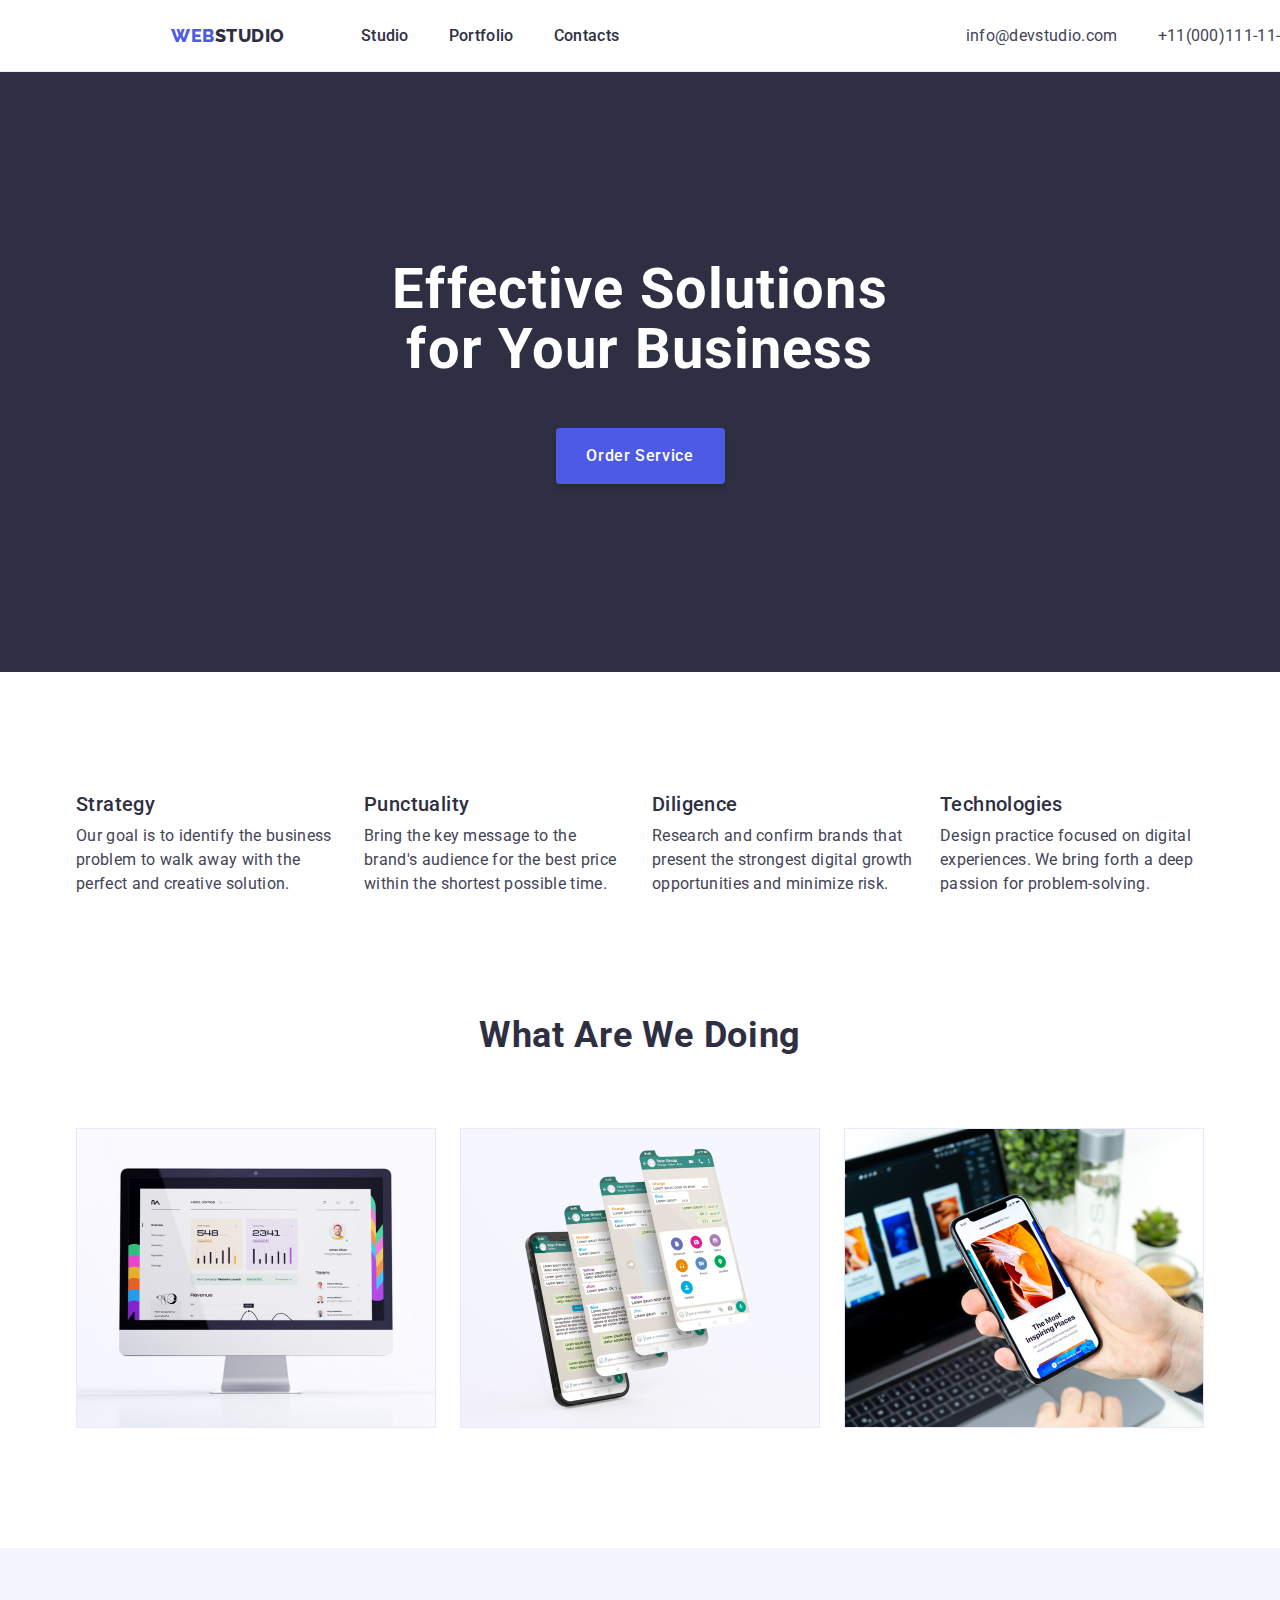
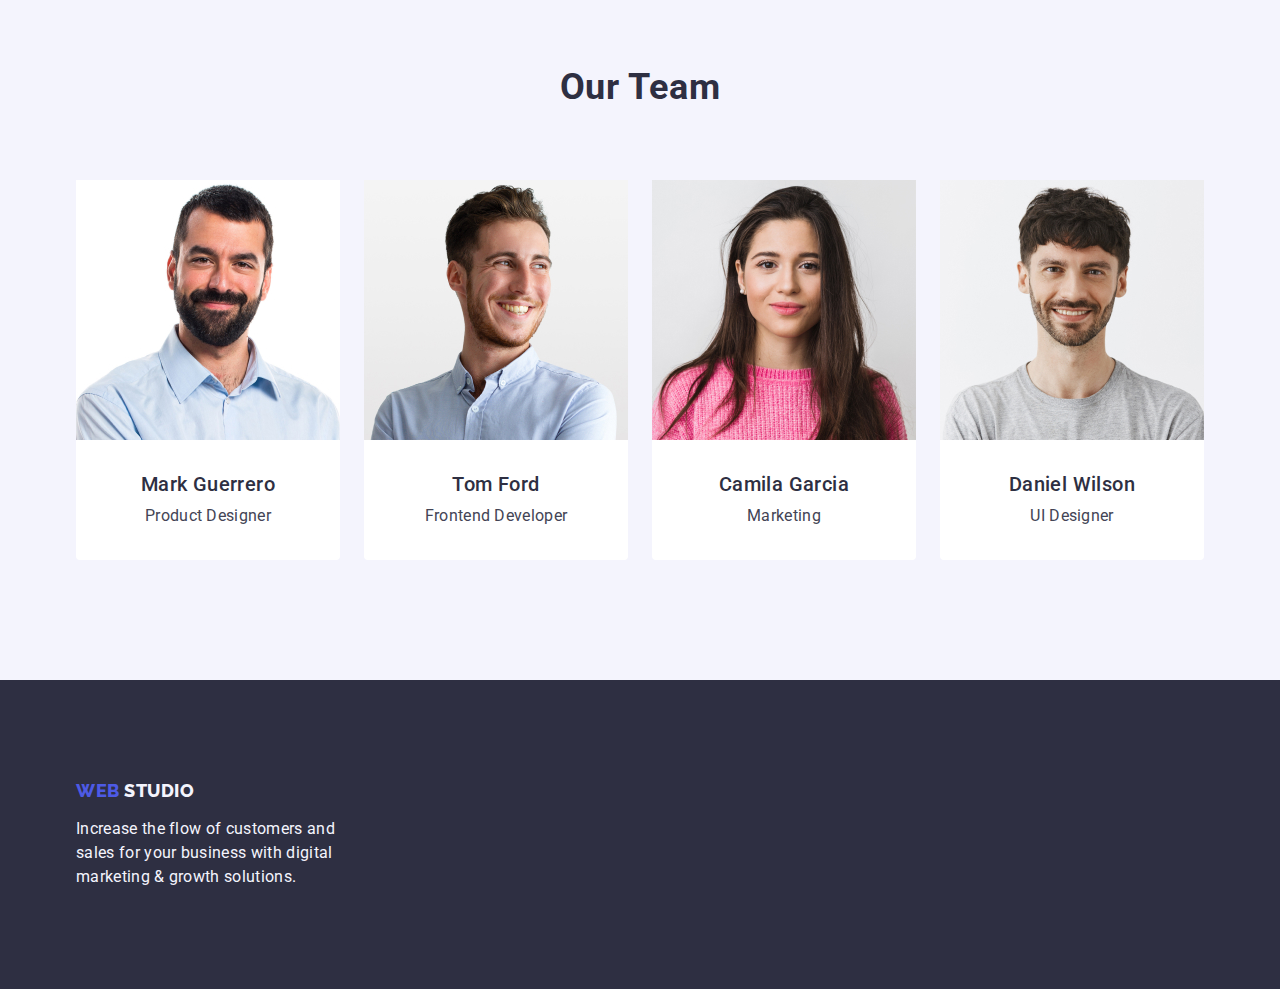
<file: index.html>
<!DOCTYPE html>
<html lang="en">

<head>
    <meta charset="UTF-8">
    <meta http-equiv="X-UA-Compatible" content="IE=edge">
    <meta name="viewport" content="width=device-width, initial-scale=1.0">
    <title>webstudio</title>
    <link rel="stylesheet" href="https://cdnjs.cloudflare.com/ajax/libs/modern-normalize/1.0.0/modern-normalize.min.css"><!-- Нормолайз -->
    <link rel="stylesheet" href="./css/styles.css">
    <link rel="preconnect" href="https://fonts.googleapis.com">
    <link rel="preconnect" href="https://fonts.gstatic.com" crossorigin>
    <link href="https://fonts.googleapis.com/css2?family=Raleway:wght@800&display=swap" rel="stylesheet">
    <link rel="preconnect" href="https://fonts.googleapis.com">
    <link rel="preconnect" href="https://fonts.gstatic.com" crossorigin>
    <link href="https://fonts.googleapis.com/css2?family=Raleway:wght@800&family=Roboto:wght@400;500;700;900&display=swap" rel="stylesheet">
</head>

<body>
    <div class="container-basic">
        <header class="header">
            <div class="container container-header"> <!-- container-header -->
                <nav class="nav-header">
                    <a class="logo link" href="./index.html">Web<span class="logo-dark">Studio</span></a>
                    <ul class="list meny-list">
                        <li class="meny-item"><a class="meny-link link" href="./index.html">Studio</a></li>
                        <li class="meny-item"><a class="meny-link link" href="./portfolio.html">Portfolio</a></li>
                        <li class="meny-item"><a class="meny-link link" href="">Contacts</a></li>
                    </ul>
                </nav>
                <address class="address">
                    <ul class="list address-list">
                        <li class="address-item ">
                            <a class="address-link link"
                                href="mailto:info@devstudio.com">info@devstudio.com
                            </a> 
                        </li>
                        <li class="address-item"><a class="address-link link" href="tel:+110001111111">+11(000)111-11-11
                            </a>
                        </li>
                    </ul>
                </address>
                </div> <!-- ///container-header -->
        </header>

        <main>
            <section class="hero">
                <div class="container container-hero">  <!-- container-hero  -->
                    <h1 class="hero-title">Effective Solutions for Your Business</h1>
                    <button class="hero-btn" type="button">Order Service</button>
                </div><!--///container-hero -->

            </section>

            <section class="advantages">
                <div class="container container-advantages"> <!-- container-advantages -->
                    <h2 class="hidden-title" hidden>Advantages</h2>
                    <ul class="list advantages-list">
                        <li class="advantages-item">
                            <h3 class="advantages-title">Strategy</h3>
                            <p class="advantages-descr">Our goal is to identify the business
                                problem to walk away with the perfect and creative solution.</p>
                        </li>
                        <li class="advantages-item">
                            <h3 class="advantages-title">Punctuality</h3>
                            <p class="advantages-descr">Bring the key message to the brand's audience for the best price
                                within
                                the shortest possible
                                time.</p>
                        </li>
                        <li class="advantages-item">
                            <h3 class="advantages-title">Diligence</h3>
                            <p class="advantages-descr">Research and confirm brands that present the strongest digital
                                growth
                                opportunities and minimize
                                risk.</p>
                        </li>
                        <li class="advantages-item">
                            <h3 class="advantages-title">Technologies</h3>
                            <p class="advantages-descr">Design practice focused on digital experiences. We bring forth a
                                deep
                                passion for
                                problem-solving.</p>
                        </li>
                    </ul>
                </div> <!--/// container-advantages -->
            </section>



            <section class="we-doing">
                <div class="container container-we-doing"> <!-- container-we-doing -->
                    <h2 class="doing-title">What are we doing</h2>
                    <ul class="list doing-list">
                        <li class="doing-item"><img src="./images/computer-pages.jpg" alt="computer-pages" width="360"></li>
                        <li class="doing-item"><img src="./images/phone-pages.jpg" alt="phone-pages" width="360"></li>
                        <li class="doing-item"><img src="./images/applications.jpg" alt="applications" width="360"></li>
                    </ul>
                </div> <!-- ///container-we-doing -->

            </section>
            <section class="our-team">
                <div class="container container-our-team"> <!-- container-our-team -->
                    <h2 class="team-title">Our Team</h2>
                    <ul class="list our-team-list">
                        <li class="our-team-card">
                            <img class="our-team-img" src="./images/photo-mark.jpg" alt="photo-mark" width="264">
                            <div class="our-team-info">
                                <h3 class="team-subtitle">Mark Guerrero</h3>
                                <p class="card-descr">Product Designer</p>
                            </div>
                        </li>
                        <li class="our-team-card">
                            <img class="our-team-img" src="./images/photo-tom.jpg" alt="photo-tom" width="264">
                            <div class="our-team-info">
                                <h3 class="team-subtitle">Tom Ford</h3>
                            <p class="card-descr">Frontend Developer</p>
                            </div>
                            
                        </li>
                        <li class="our-team-card">
                            <img class="our-team-img" src="./images/photo-camila.jpg" alt="photo-camila" width="264">
                            <div class="our-team-info">
                                <h3 class="team-subtitle">Camila Garcia</h3>
                                <p class="card-descr">Marketing</p>
                            </div>
                        </li>
                        <li class="our-team-card">
                            <img class="our-team-img" src="./images/photo-daniel.jpg" alt="photo-daniel" width="264">
                            <div class="our-team-info">
                                <h3 class="team-subtitle">Daniel Wilson</h3>
                                <p class="card-descr">UI Designer</p>
                            </div>
                        </li>
                    </ul>

                </div> <!-- ///container-our-team -->

            </section>
        </main>
        <footer class="footer link">
            <div class="container-footer container"> <!-- container-footer -->
                <a class="logo logo-footer link" href="./index.html">Web <span class="logo-light"> Studio</span></a>
                <p class="footer-text">Increase the flow of customers and sales for your business with digital marketing
                    &
                    growth solutions.</p>
            </div> <!-- ///container-footer -->
        </footer>
    </div>
</body>

</html>
</file>
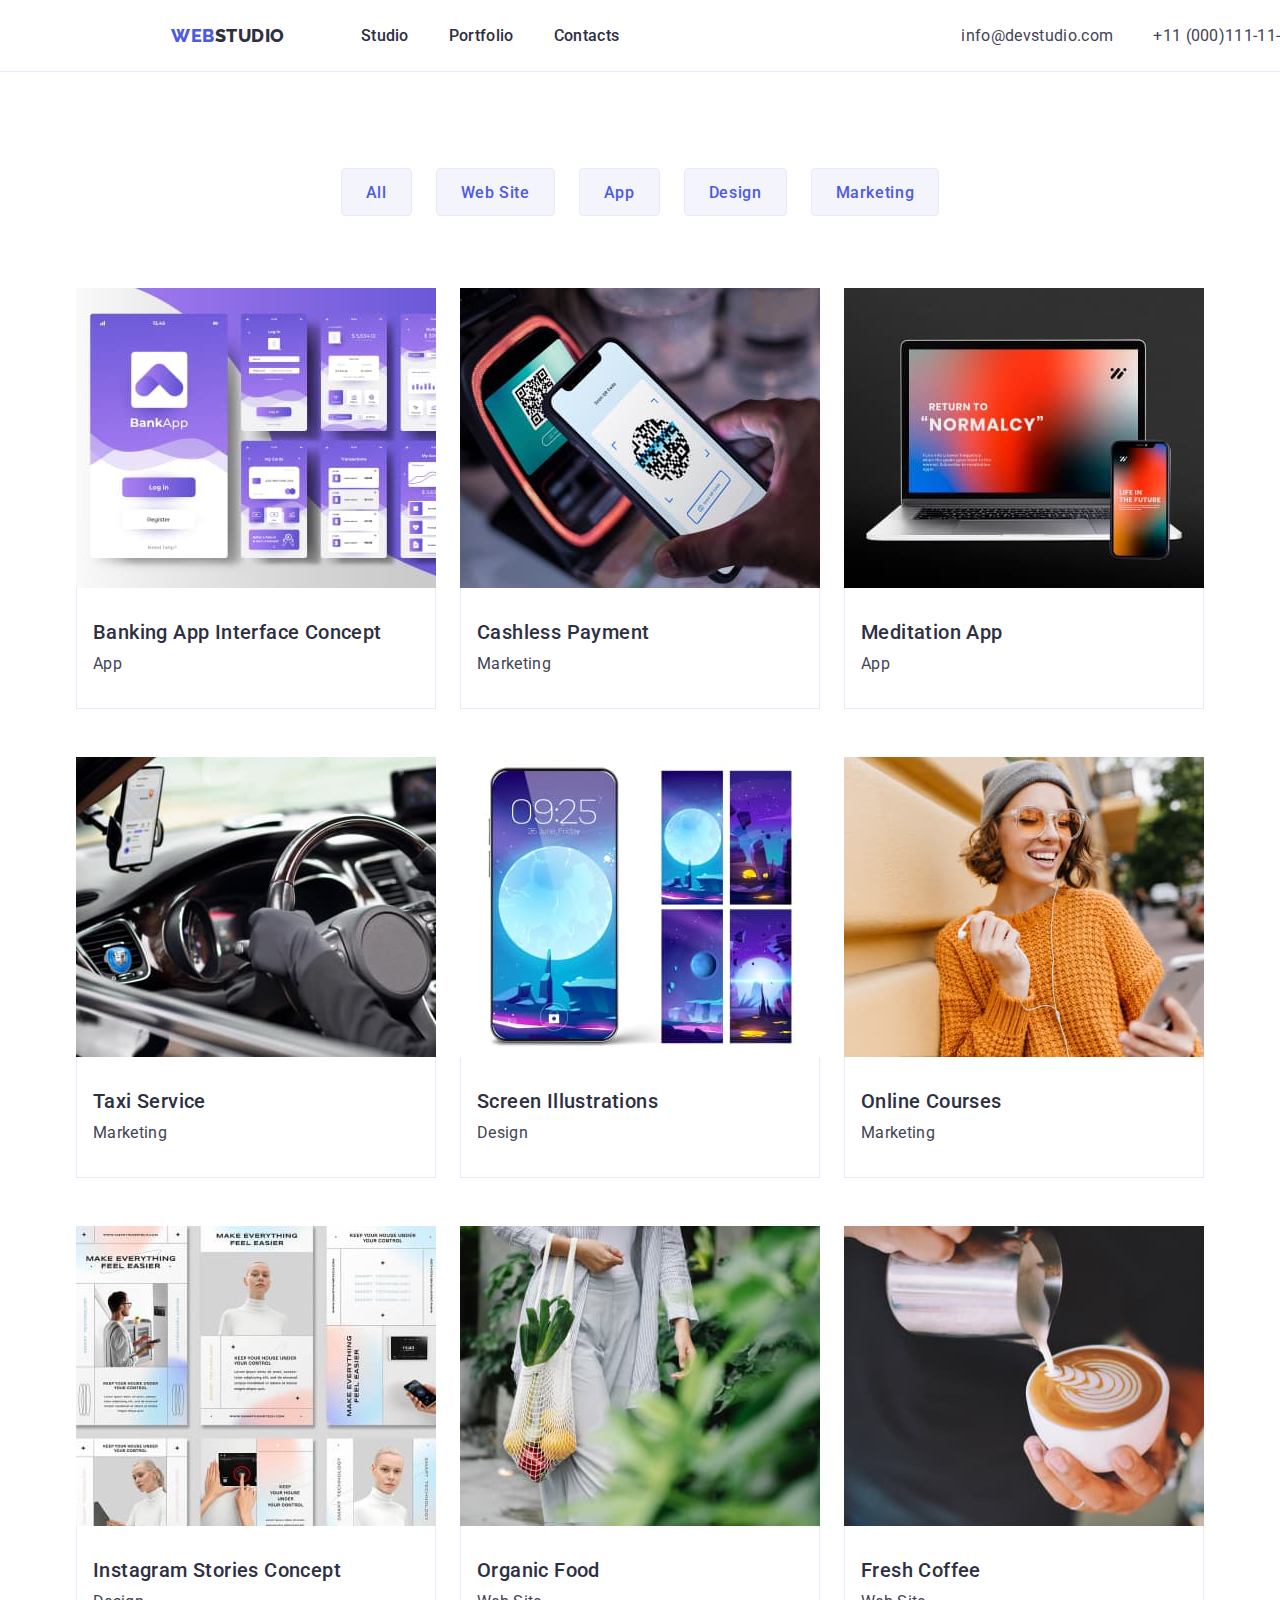
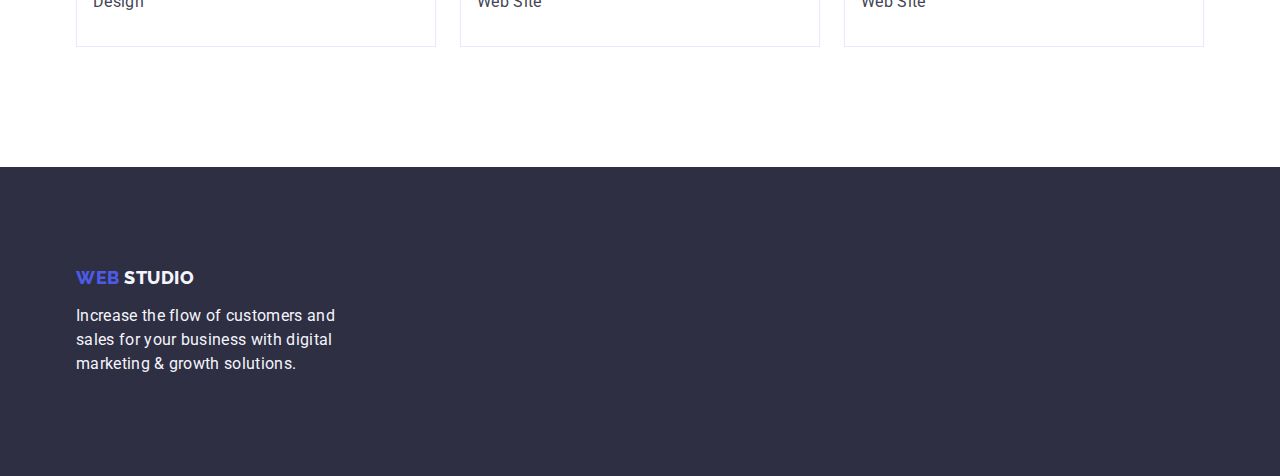
<file: portfolio.html>
<!DOCTYPE html>
<html lang="en">

<head>
    <meta charset="UTF-8">
    <meta http-equiv="X-UA-Compatible" content="IE=edge">
    <meta name="viewport" content="width=device-width, initial-scale=1.0">
    <title>Portfolio</title>
    <!--     <link rel="stylesheet" href="https://cdnjs.cloudflare.com/ajax/libs/modern-normalize/1.0.0/modern-normalize.min.css"> -->
    <link href="https://cdn.jsdelivr.net/npm/modern-normalize@1.1.0/modern-normalize.min.css" rel="stylesheet"> <!-- Нормолайз -->
    <link rel="stylesheet" href="./css/styles.css">
    <link rel="preconnect" href="https://fonts.googleapis.com">
    <link rel="preconnect" href="https://fonts.gstatic.com" crossorigin>
    <link href="https://fonts.googleapis.com/css2?family=Raleway:wght@800&display=swap" rel="stylesheet">
    <link rel="preconnect" href="https://fonts.googleapis.com">
    <link rel="preconnect" href="https://fonts.gstatic.com" crossorigin>
    <link
        href="https://fonts.googleapis.com/css2?family=Raleway:wght@800&family=Roboto:wght@400;500;700;900&display=swap"
        rel="stylesheet">
</head>

<body>
    <!-- <div class="container-basic">  container-basic --> 
        <header class="header">
            <div class="container container-header"> <!-- container-header -->
                <nav class="nav-header">
                    <a class="logo link" href="./index.html">Web<span class="logo-dark">Studio</span></a>
                    <ul class="list meny-list">
                        <li class="meny-item"><a class="meny-link link" href="./index.html">Studio</a></li>
                        <li class="meny-item"><a class="meny-link link" href="./portfolio.html">Portfolio</a></li>
                        <li class="meny-item"><a class="meny-link link" href="">Contacts</a></li>
                    </ul>
                </nav>
                <address class="address">
                    <ul class="list address-list">
                        <li class="address-item "><a class="address-link link"
                                href="mailto:info@devstudio.com">info@devstudio.com
                            </a> </li>
                        <li class="address-item"><a class="address-link link" href="tel:+110001111111">+11
                                (000)111-11-11
                            </a>
                        </li>
                    </ul>
                </address>
                </div> <!-- ///container-header -->
        </header>



        <main>
            <section class="portfolio">
                <div class="container container-portfolio"> <!-- container portfolio -->
                    <h1 class="hidden-title" hidden>Portfolio</h1>
                    <ul class="btn-portfolio-list list">
                        <li class="btn-portfolio-item"><button class="btn-portfolio" type="button">All</button></li>
                        <li class="btn-portfolio-item"><button class="btn-portfolio" type="button">Web Site</button>
                        </li>
                        <li class="btn-portfolio-item"><button class="btn-portfolio" type="button">App</button></li>
                        <li class="btn-portfolio-item"><button class="btn-portfolio" type="button">Design</button></li>
                        <li class="btn-portfolio-item"><button class="btn-portfolio" type="button">Marketing</button>
                        </li>
                    </ul>
                    <ul class="portfolio-card-list list">
                        <li class="portfolio-card-item link">
                            <a class="link" href="./">
                                <img src="./images/banking-app.jpg" alt="banking app" width="360">
                                <div class="portfolio-card-item-conteiner">
                                    <h2 class="portfolio-title">Banking App Interface Concept</h2>
                                    <p class="portfolio-subtitle">App</p>
                                </div>
                                
                            </a>
                        </li>
                        <li class="portfolio-card-item link">
                            <a class=" link" href="./">
                                <img src="./images/img-portfolio/cashless-payment.jpg" alt="cashless payment"
                                    width="360">
                                    <div class="portfolio-card-item-conteiner"> 
                                        <h2 class="portfolio-title">Cashless Payment</h2>
                                        <p class="portfolio-subtitle">Marketing</p>
                                    </div>
                            </a>

                        </li>
                        <li class="portfolio-card-item link">
                            <a class="link" href="./">
                                <img src="./images/img-portfolio/meditation-app.jpg" alt="meditation app" width="360">
                                <div class="portfolio-card-item-conteiner">
                                    <h2 class="portfolio-title">Meditation App</h2>
                                    <p class="portfolio-subtitle">App</p>
                                </div>
                            </a>

                        </li>
                        <li class="portfolio-card-item link">
                            <a class="link" href="./">
                                <img src="./images/img-portfolio/taxi-service.jpg" alt="taxi service" width="360">
                                <div class="portfolio-card-item-conteiner">
                                    <h2 class="portfolio-title">Taxi Service</h2>
                                    <p class="portfolio-subtitle">Marketing</p>
                                </div>
                            </a>

                        </li>
                        <li class="portfolio-card-item link">
                            <a class="link" href="./">
                                <img src="./images/img-portfolio/screen-illustrations.jpg" alt="screen illustrations"
                                    width="360">
                                    <div class="portfolio-card-item-conteiner">
                                        <h2 class="portfolio-title">Screen Illustrations</h2>
                                        <p class="portfolio-subtitle">Design</p>
                                    </div>
                                    
                            </a>

                        </li>
                        <li class="portfolio-card-item link">
                            <a class="link" href="./">
                                <img src="./images/img-portfolio/online-courses.jpg" alt="online courses" width="360">
                                <div class="portfolio-card-item-conteiner">
                                    <h2 class="portfolio-title">Online Courses</h2>
                                    <p class="portfolio-subtitle">Marketing</p>
                                </div>
                            </a>

                        </li>
                        <li class="portfolio-card-item link">
                            <a class="link" href="./">
                                <img src="./images/img-portfolio/instagram-stories.jpg" alt="instagram stories"
                                    width="360">
                                    <div class="portfolio-card-item-conteiner">
                                        <h2 class="portfolio-title">Instagram Stories Concept</h2>
                                        <p class="portfolio-subtitle">Design</p>
                                    </div>
                                    
                            </a>

                        </li>
                        <li class="portfolio-card-item link">
                            <a class="link" href="./">
                                <img src="./images/img-portfolio/organic-food.jpg" alt="organic food" width="360">
                                <div class="portfolio-card-item-conteiner">
                                    <h2 class="portfolio-title">Organic Food</h2>
                                    <p class="portfolio-subtitle">Web Site</p>
                                </div>
                            </a>

                        </li>
                        <li class="portfolio-card-item link">
                            <a class="link" href="./">
                                <img src="./images/img-portfolio/fresh-coffee.jpg" alt="fresh coffee" width="360">
                                <div class="portfolio-card-item-conteiner">
                                    <h2 class="portfolio-title">Fresh Coffee</h2>
                                    <p class="portfolio-subtitle">Web Site</p>
                                </div>
                                
                            </a>

                        </li>
                    </ul>
                </div>

            </section>

        </main>
        <footer class="footer link">
            <div class="container container-footer"> <!-- container-footer -->
                <a class="logo link logo-footer" href="./index.html">Web <span class="logo-light"> Studio</span></a>
                <p class="footer-text">Increase the flow of customers and sales for your business with digital marketing & growth solutions.</p>
            </div> <!-- ///container-footer -->
        </footer>
<!--     </div>  ///container-basic --> 


</body>

</html>
</file>
<file: css/styles.css>
/* Стандартна блокова модель в сучасних проектах - це border-box. 
Для того щоб не ставити властивість box-sizing кожному елементу окремо, на самому початку файлу стилів використовується наступний CSS-код. */
* {
  box-sizing: border-box;
}
body {
  font-family: Roboto, sans-serif;
  color: #434455;
  background-color: #ffffff;
}
:root {
  --accept-color: #434455;
}
img {
  display: block;
}
h1, h2, h3, h4, p {margin:0; }


.container {
  margin: 0 auto;
  padding-left: 15px;
  padding-right: 15px;
  width: 1158px;
  margin: 0 auto;
}
.container-header{ 
display: flex;
}
.container-header .container-header p {
  font-family: "Roboto";
  font-style: normal;
  font-weight: 400;
  font-size: 16px;
  line-height: 24px;
  color: var(--accept-color);
}

.header {
  border-bottom: 1px solid #e7e9fc;
  height: 72px;
  /* background-color: coral; */
  padding: 24px 156px 24px 156px;
}
.nav-header {
  display: flex; /* для розміщення навігації та контактів в одну лінію */
  align-items: center;
}
.logo {
  margin-right: 76px;
  text-decoration: none;
  font-family: "Raleway", sans-serif;
  font-style: normal;
  font-weight: 800;
  font-size: 18px;
  line-height: 1.17; /* для визначення простору між рядками */
  letter-spacing: 0.03em; /* для визначення відступів між літерами */
  text-transform: uppercase;
  color: #4d5ae5;

}
.link {
  text-decoration: none;
}

.logo-dark {
  color: #2e2f42;
}
.logo-light {
  color: #f4f4fd;
}
.list {
  list-style: none;
  margin: 0;
}
.meny-list {
  gap: 40px; /* для визначення відступів між пунктами меню */
  display: flex;
  justify-content: flex-start;
/*   padding-right: 332px; */
  padding-left: 0;
}
.meny-link {
  padding: 24px 0;
  font-family: "Roboto";
  font-style: normal; /* для прибирання курсиву */
  font-weight: 500;
  font-size: 16px;
  line-height: 24px;
  /* letter-spacing: 0.02em; */
  color: #2e2f42;
  line-height: 1.5; /* для визначення простору між рядками */
  letter-spacing: 0.02em; /* визначення відступів між літерами */
}

.meny-link:hover,
.meny-link:focus {
  color: #404bbf;
}
.address-item link:hover,
.address-item link:focus {
  color: #404bbf;
}
.address {
  margin-left: auto;
  font-style: normal;
}
.address-list {
  display: flex;
  gap: 40px; /*  для визначення відступів між пунктами контактів */
  padding-left: 0;
}
.content-address {
  list-style: none;
}
.address-link {
  font-family: "Roboto";
  font-style: normal;
  font-weight: 400;
  font-size: 16px;
  line-height: 24px;
  letter-spacing: 0.02em; /* визначення відступів між літерами */
  color: #434455;
  margin: 0;
  padding: 0;
}

.address-link:hover,
.address-link:focus {
  color: #404bbf;
}
.hero {
  background-color: #2e2f42;
  padding: 188px 0;
  height: 600px;
  display: flex;
}



.hero-title {
  margin: 0 auto;
  font-family: "Roboto";
  font-style: normal;
  font-weight: 700;
  font-size: 56px;
  line-height: 60px;
  text-align: center;
  line-height: 1.07;
  letter-spacing: 0.02em;
  color: #ffffff;
  max-width: 496px;
  margin-bottom: 48px;
}
.hero-btn {
  border: none;
  display: block;
  min-width: 169px;
  margin: 0 auto;
  width: 169px;
  height: 56px;
  /*   left: 636px;
  top: 428px; */
  background: #4d5ae5;
  box-shadow: 0px 4px 4px rgba(0, 0, 0, 0.15);
  border-radius: 4px;
  cursor: pointer; /* для визначення стилю курсору */

  font-family: "Roboto", sans-serif;
  font-style: normal;
  font-weight: 500;
  font-size: 16px;
  line-height: 24px;
  color: #ffffff;
  align-items: center;
  letter-spacing: 0.04em;
}
.hero-btn:hover,
.hero-btn:focus {
  background-color: #404bbf;
}
.advantages{
  padding: 120px 0;
  /* background-color: gold; */
}
.advantages-list{
  display: flex;
  gap: 24px;
  padding:0 ;

}

.advantages-item{
  width: calc((100% - 72px) / 4);
    /* width: calc((100% - 72px) / 4); */

  /* width: calc((100% - 3 * 24px) / 4); */

  /* За макетом у нас є 4 пункти списку, між якими 3 проміжки по 27рх
  Зі 100% екрану віднімаємо 3 проміжки між пунктами по 24рх, і цей результат ділимо на кількість пунктів списку 4 */
/*   width: calc((100% - 72px) / 4);
  для визначення ширини пункту списку (від загальної ширини екрану віднімаємо суму відступів між пунктами і ділимо це на кількість пунктів списку) 
  (можна також використовувати width calc((100% - 3 * 24px) / 4)
   або flex-basis: calc((100% - 3 * 24px) / 4) або flex-basis: calc((100% - 72px) / 4)) */
}
.advantages-title {
  margin-bottom: 8px;
  font-family: "Roboto";
  font-style: normal;
  font-weight: 500;
  font-size: 20px;
  line-height: 24px;
  color: #2e2f42;
  letter-spacing: 0.02em;
}

.advantages-descr {
  font-family: "Roboto";
  font-style: normal;
  font-weight: 400;
  font-size: 16px;
  line-height: 24px;
  letter-spacing: 0.02em;
}

.we-doing{
 /*  background-color: goldenrod; */
 /*  display: flex; */
  padding-bottom: 120px;
}
.doing-title {
  margin-bottom: 72px;
 /*  padding-bottom: 72px; */
  font-family: "Roboto";
  font-style: normal;
  font-weight: 700;
  font-size: 36px;
  line-height: 40px;
  color: #2e2f42;
  text-align: center;
  letter-spacing: 0.02em;
  line-height: 1.11;
  text-transform: capitalize;
}
.doing-list{
  display: flex;
  gap: 24px;
  padding: 0;

}
.doing-item{
  width: calc((100% - 2 * 24px) / 3);
}

.team-title {
  font-family: "Roboto";
  font-style: normal;
  font-weight: 700;
  font-size: 36px;
  line-height: 40px;
  color: #2e2f42;
  text-align: center;
  text-transform: capitalize; /* для визначення стилю написання тексту */
  letter-spacing: 0.02em;
  line-height: 1.11;
}
.footer-text {
  color: #f4f4fd;
}

.team-subtitle {
  font-family: "Roboto";
  font-style: normal;
  font-weight: 500;
  font-size: 20px;
  line-height: 24px;
  letter-spacing: 0.02em;
  color: #2e2f42;
}

.our-team {
  padding: 120px 0;
  background-color: #f4f4fd;
  /* background-color: darkgoldenrod; */
}
.team-title{
  margin-bottom: 72px;
}
.our-team-list{
  display: flex;
  gap: 24px;
  padding: 0;
}
.our-team-card {
  width: calc((100% - 3 * 24px) / 4);
  background-color: #ffffff;
/*   width: 264px;
  height: 380px;  якщо вказати висоту, то не буде працювати    width: calc((100% - 3 * 24px) / 4); */
  border-radius: 0px 0px 4px 4px; /* для визначення заокруглень внизу блока
   (можна використовувати border-top-left-radius: 0px; border-top-right-radius: 0px ; border-top-right-radius: 4px; border-bottom-left-radius:4px;) */
}
/* .our-team-img{
  padding-bottom: 32px;
} */
.our-team-info{
  text-align: center;
  padding: 32px 16px;/*  для визначення відступів від краю контейнера
   (можна використовувати аналог padding: 32px 16px 32px або padding-top: 32px; та padding-bottom: 32px; padding-left: 16px; padding-right: 16px) */
}
.team-subtitle{
  text-align: center;
  margin: 0;
  margin-bottom: 8px;
  padding: 0;
}
.card-descr {
  margin: 0;
  font-family: "Roboto";
  font-style: normal;
  font-weight: 400;
  font-size: 16px;
  line-height: 24px;
  text-align: center;
  letter-spacing: 0.02em;
  color: #434455;
}
.footer {
  background-color: #2e2f42;
  padding: 100px 0; /* для визначення відступів всередині секції
  (можна використовувати аналог padding: 100px 0 100px або padding-top: 100px; та padding-bottom: 100px;) */
}
  

.logo-footer{
  color: #4d5ae5;
  display: inline-block;
  margin-bottom: 16px;
} 
.footer-text{font-family: 'Roboto';
font-style: normal;
font-weight: 400;
font-size: 16px;
line-height: 24px;
letter-spacing: 0.02em;
width: 264px;}

 /* Portfolio */


.portfolio{
  padding: 96px 0 120px;
}
.portfolio-title {
  font-family: "Roboto";
  font-style: normal;
  font-weight: 500;
  font-size: 20px;
  line-height: 24px;
  color: #2e2f42;
  line-height: 1.2;
  letter-spacing: 0.02em;
}

.btn-portfolio {
  padding: 12px 24px; 
/*   width: 116px; Не потрібно, тому що тут є padding: 12px 24px;  */
  height: 48px;
  background: #f4f4fd;
  border: 1px solid #e7e9fc;
  border-radius: 4px;
  font-family: "Roboto", sans-serif;
  color: #4d5ae5;
  align-items: center;
  text-align: center;
  font-style: normal;
  font-weight: 500;
  font-size: 16px;
  line-height: 24px;
  letter-spacing: 0.04em;
  cursor: pointer;
}
.btn-portfolio:hover,
.btn-portfolio:focus {
  color: #ffffff;
  background-color: #404bbf;
  border: 1px solid transparent; /* для вимкнення кольору при ховері */
}

.list {
  list-style: none;
}

.portfolio-subtitle {
  font-family: "Roboto";
  font-style: normal;
  font-weight: 400;
  font-size: 16px;
  line-height: 24px;
  letter-spacing: 0.02em;
  color: #434455;
  line-height: 1.5;
}
.btn-portfolio-list {
  display: flex;
  gap: 24px;
/*   padding-bottom: 72px;
  margin: 0; */
  margin-bottom: 72px;
  justify-content: center;
  padding: 0;
}
/* .btn-portfolio-item{
  width: calc((100% - 4*24) / 5);

} */
.portfolio-card-list {
  padding: 0;
  display: flex;
  flex-wrap: wrap;
  gap: 24px;
  row-gap: 48px; /* для визначення вертикальних відступів між елементами списку якщо вони переносяться на новий рядок
   (можна використовувати margin-bottom: 48px для тега li у класі, для трьох останіх пунктів списку використовуємо margin-bottom: 0 для обнулення відступів) */
}
.portfolio-card-item{
  width: calc((100% - 48px) / 3); 
}
.portfolio-card-item-conteiner{
  padding: 32px 16px;
  border: 1px solid #e7e9fc; /* для визначення стилю обводки по периметру контейнера */
  border-top: none; 
  
}
.portfolio-title{
  margin: 0;
  margin-bottom: 8px /* для визначення відступу між заголовком та параграфом */
}
</file>
